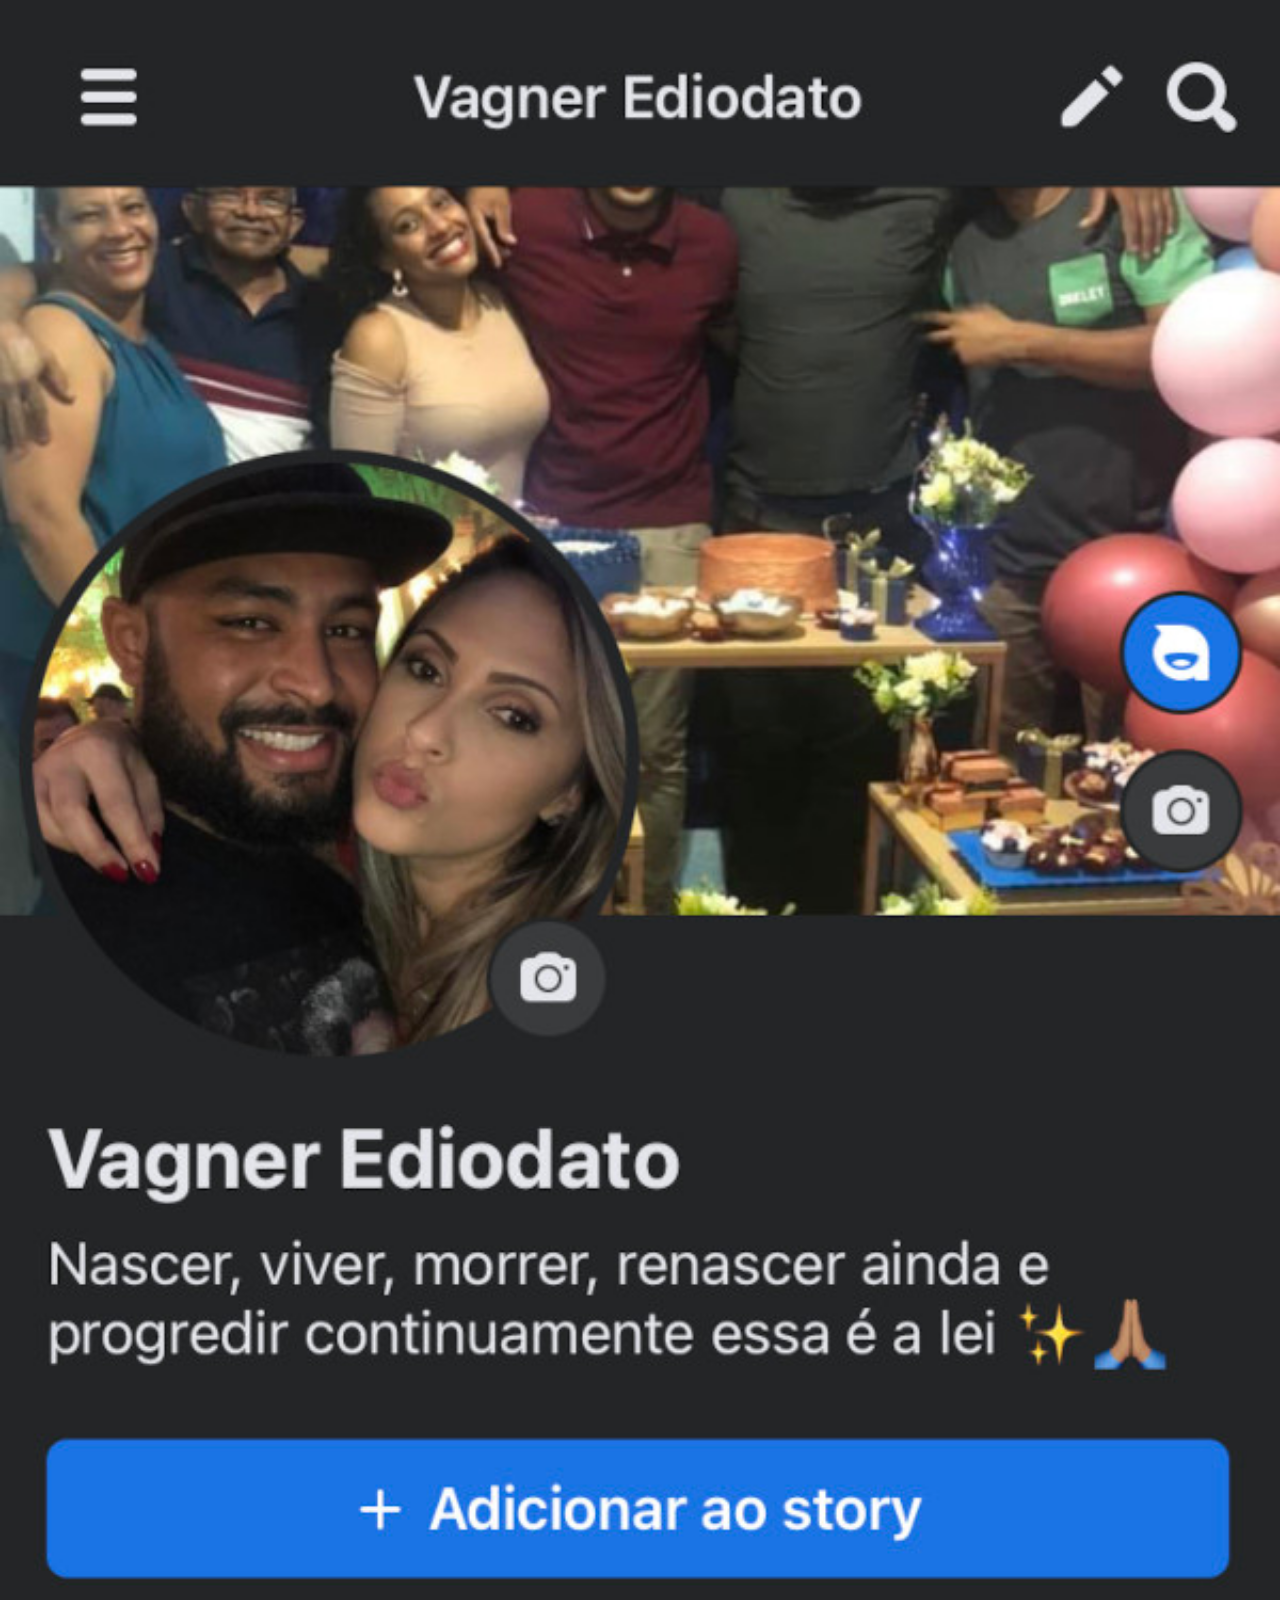
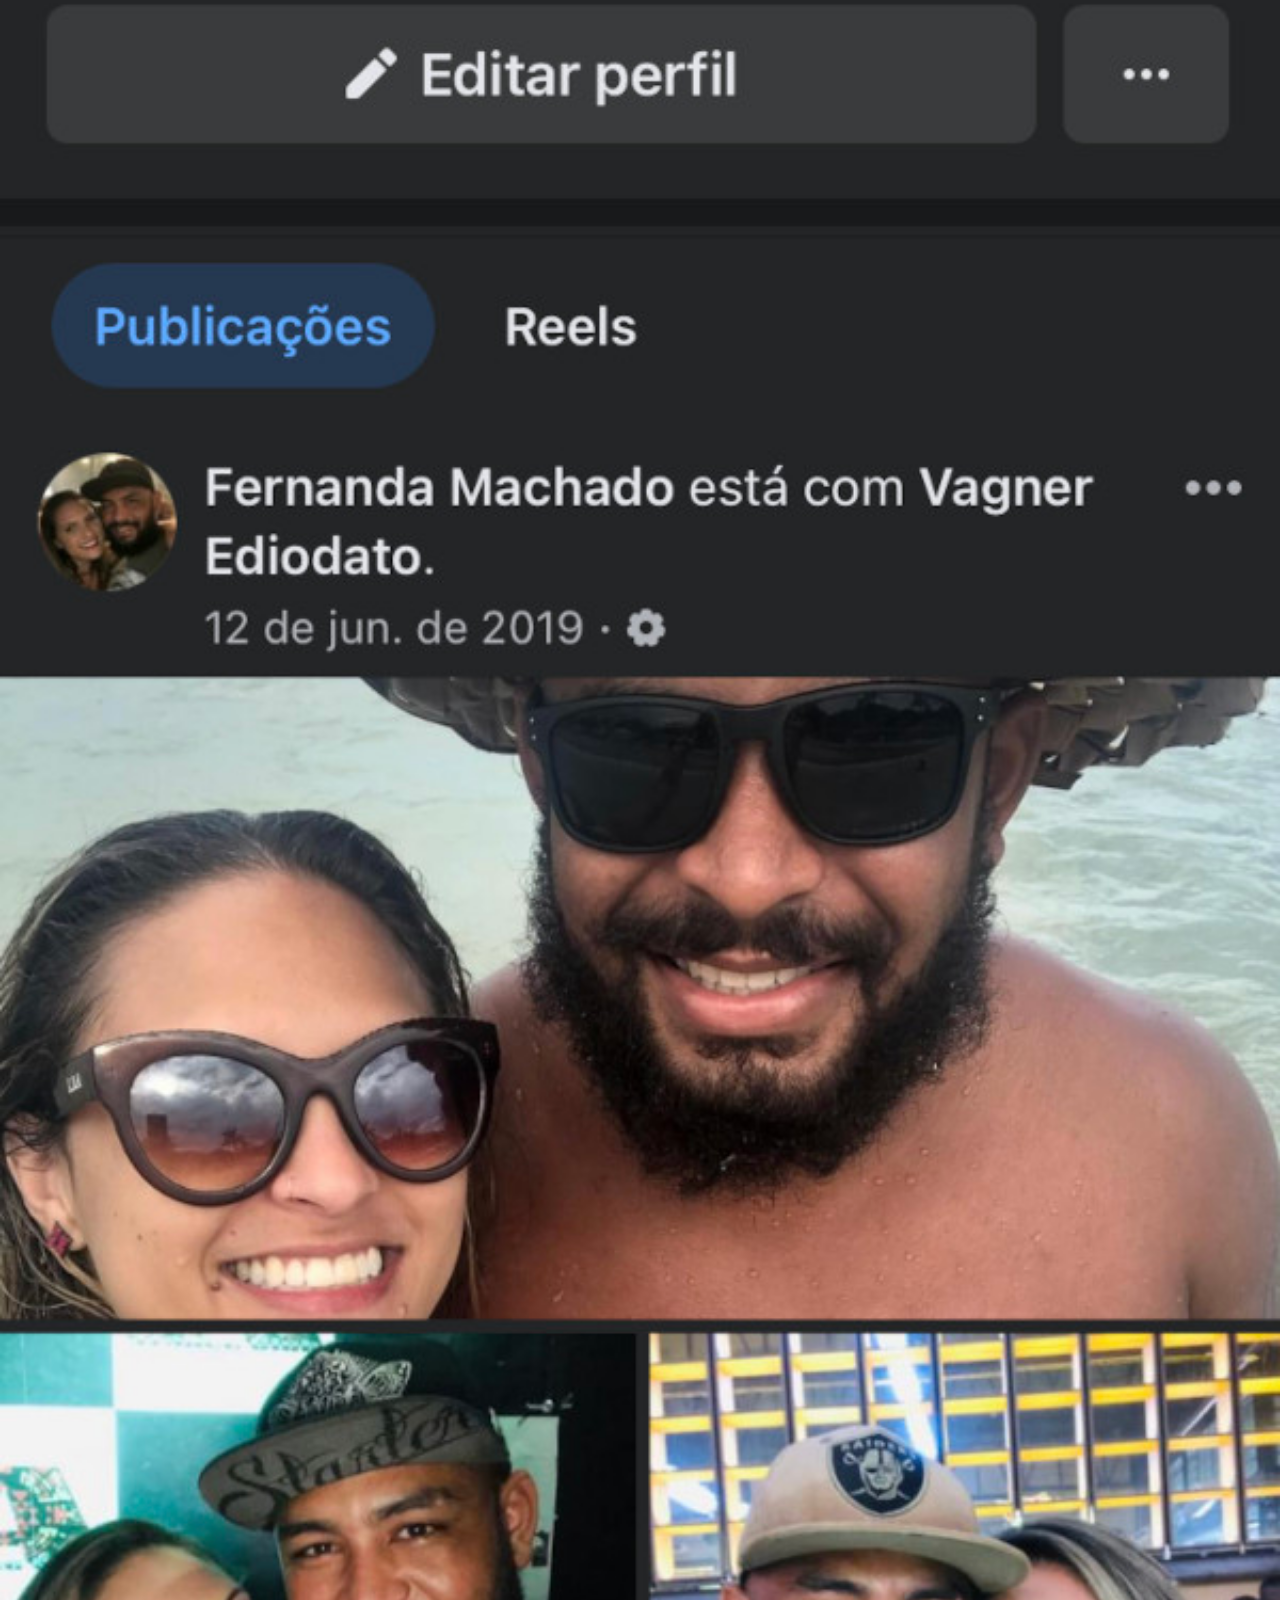
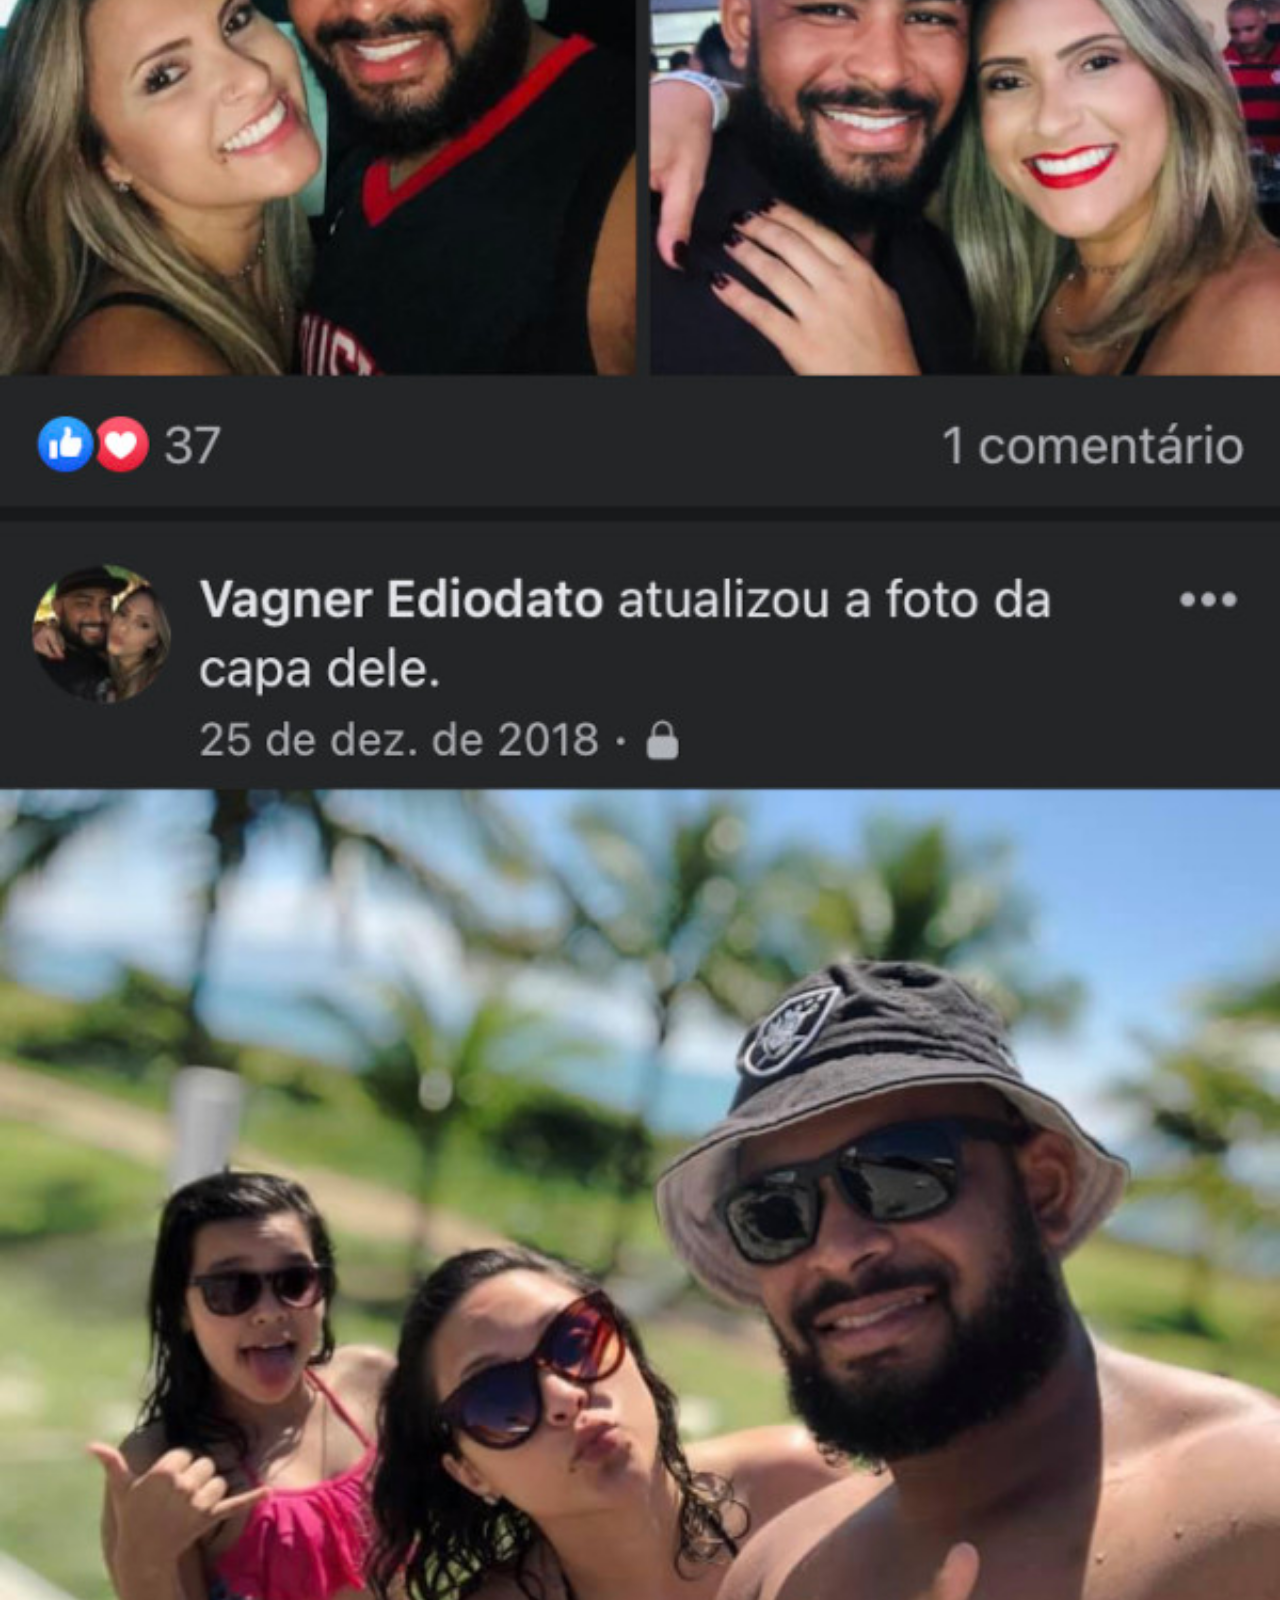
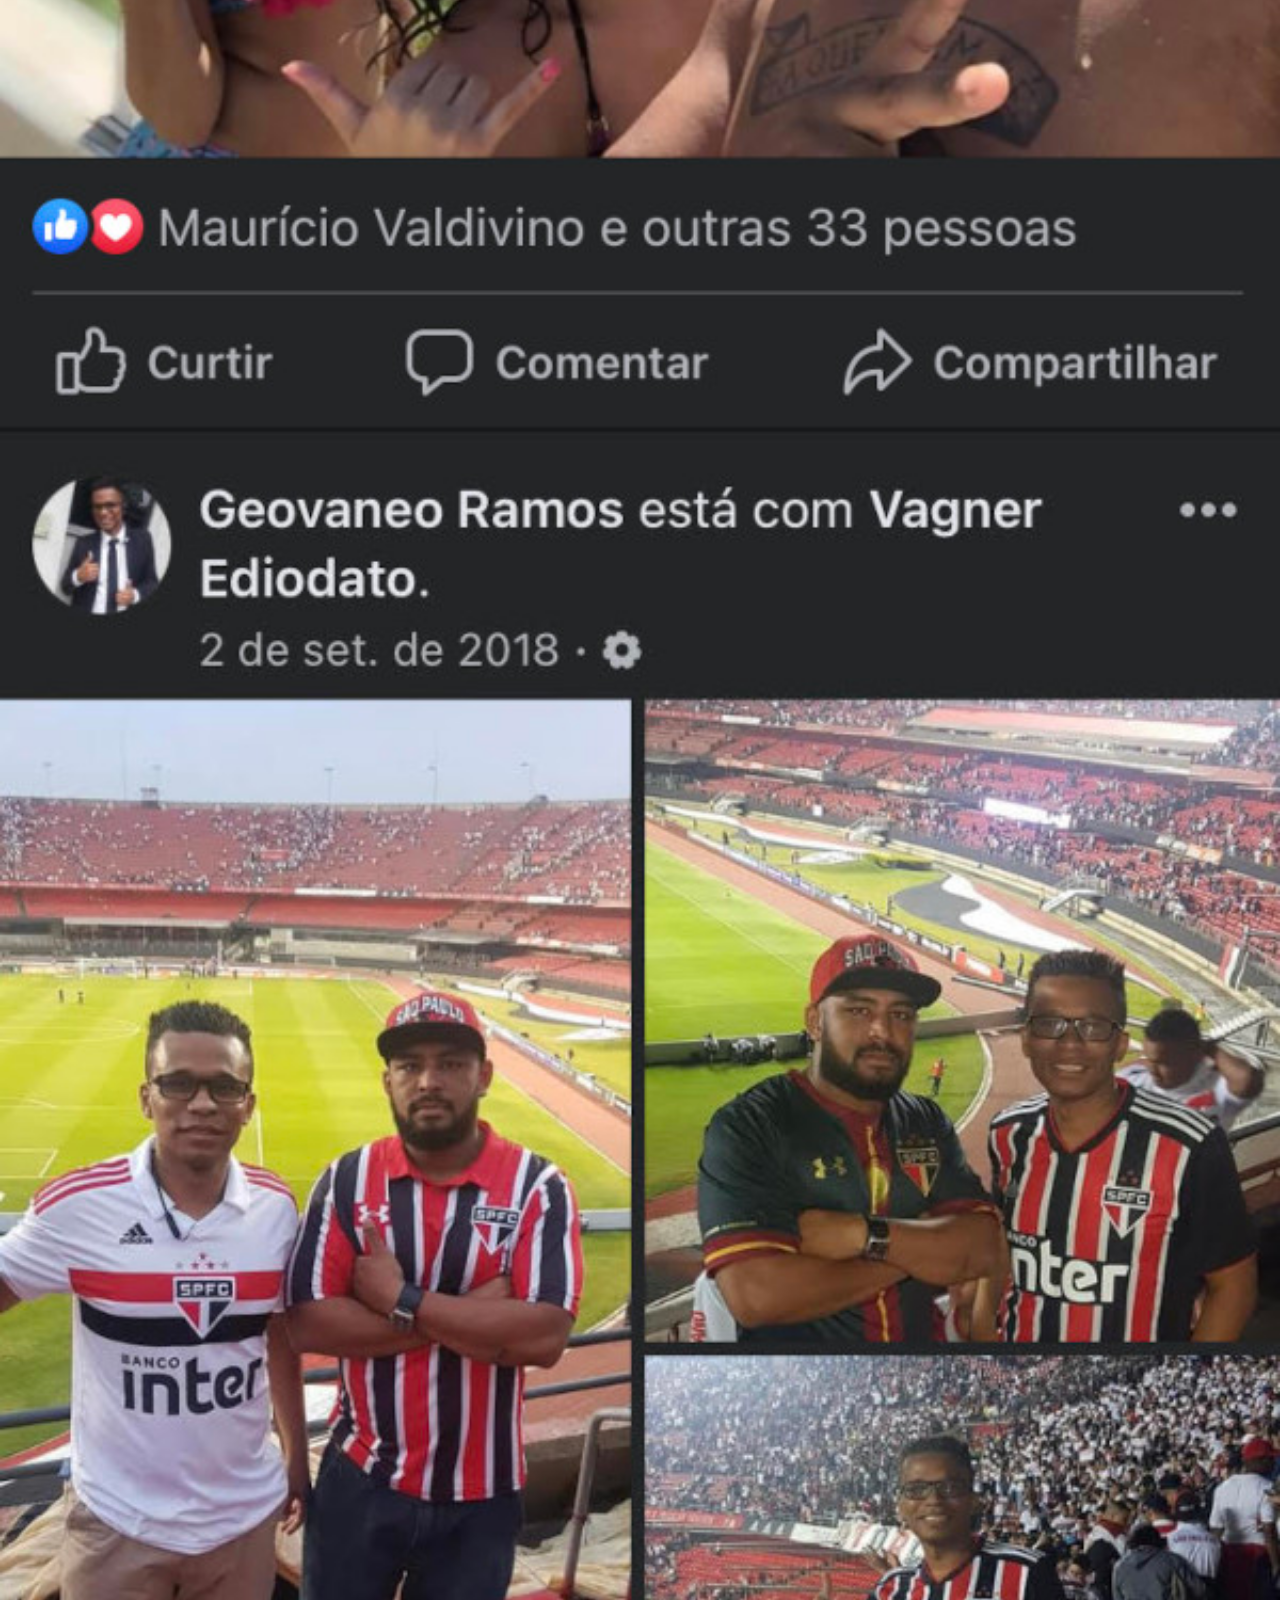
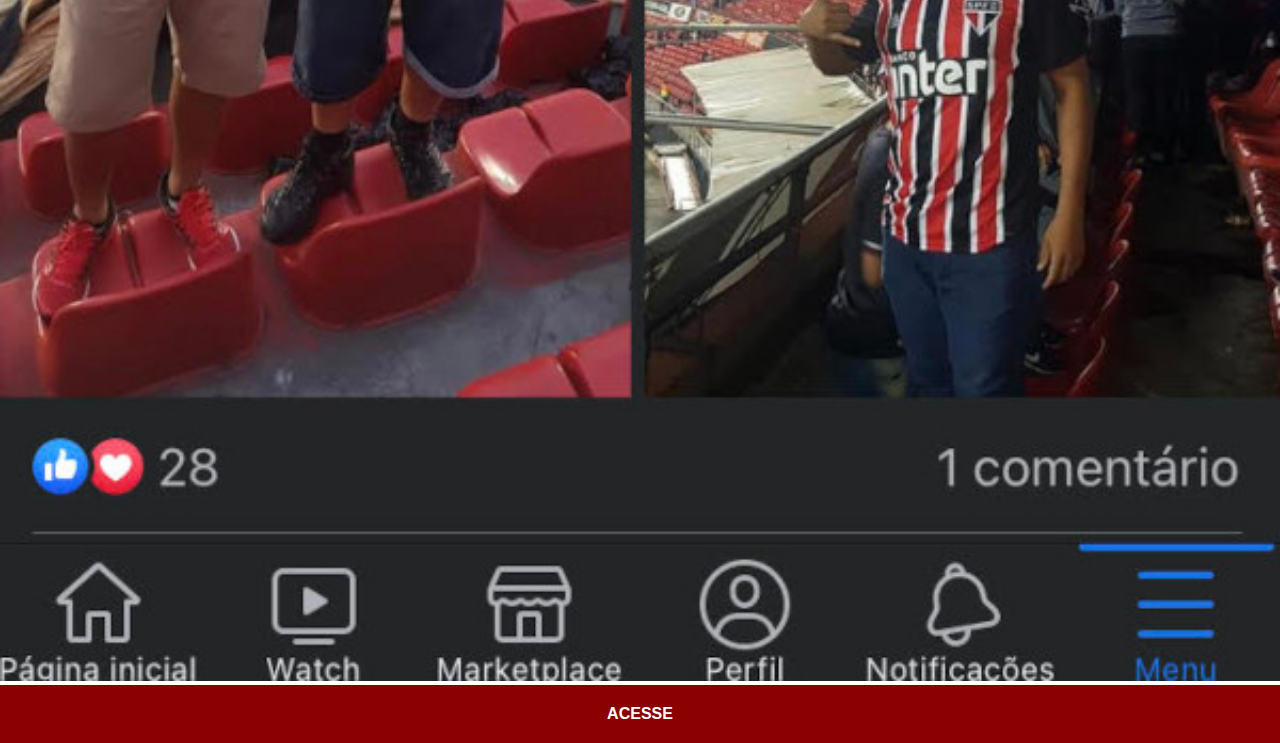
<file: facebook.html>
<!DOCTYPE html>
<html lang="pt-br">
  <head>
    <meta charset="UTF-8" />
    <meta http-equiv="X-UA-Compatible" content="IE=edge" />
    <meta name="viewport" content="width=device-width, initial-scale=1.0" />
    <title>Facebook</title>
    <link rel="stylesheet" href="estilos/social.css" />
  </head>
  <body>
    <img src="imagens/img1.jpg" alt="Facebook" />
    <a href="https://www.facebook.com/koggiro.vagner" target="_blank">ACESSE</a>
  </body>
</html>
</file>
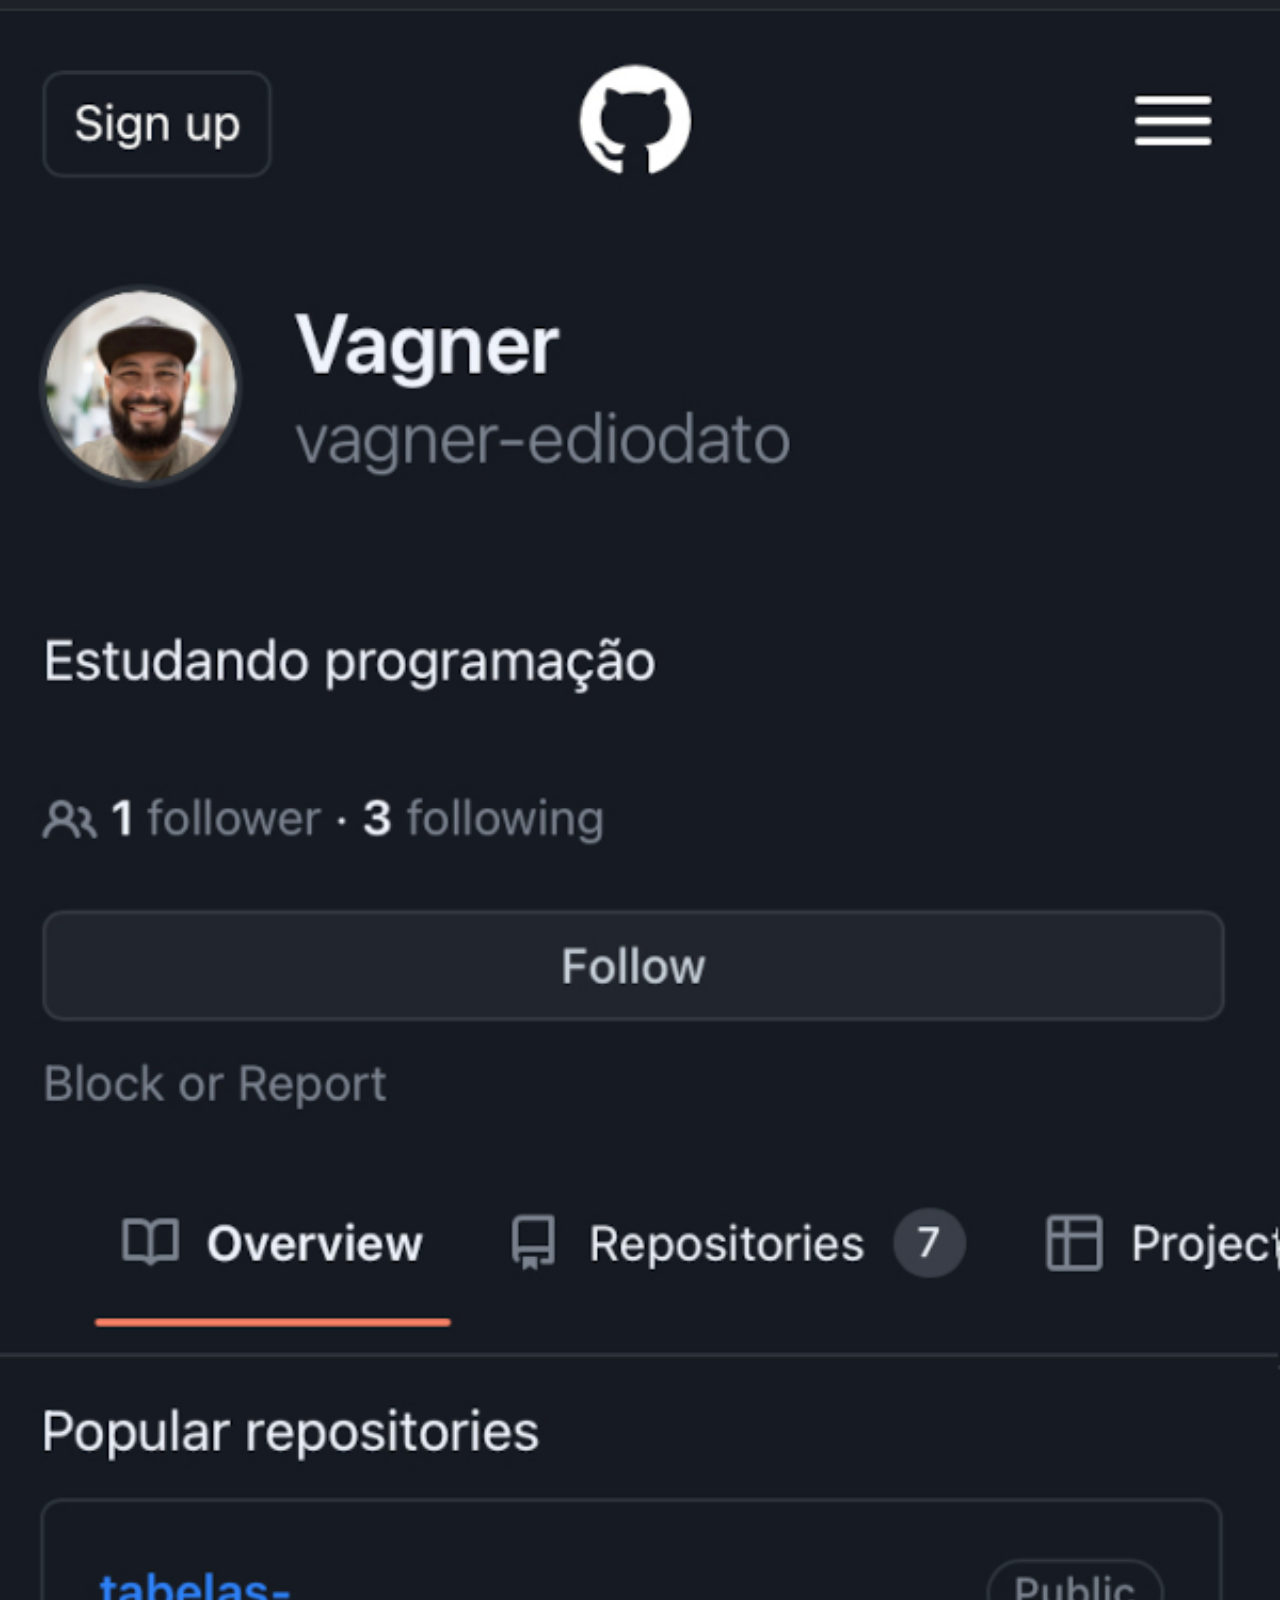
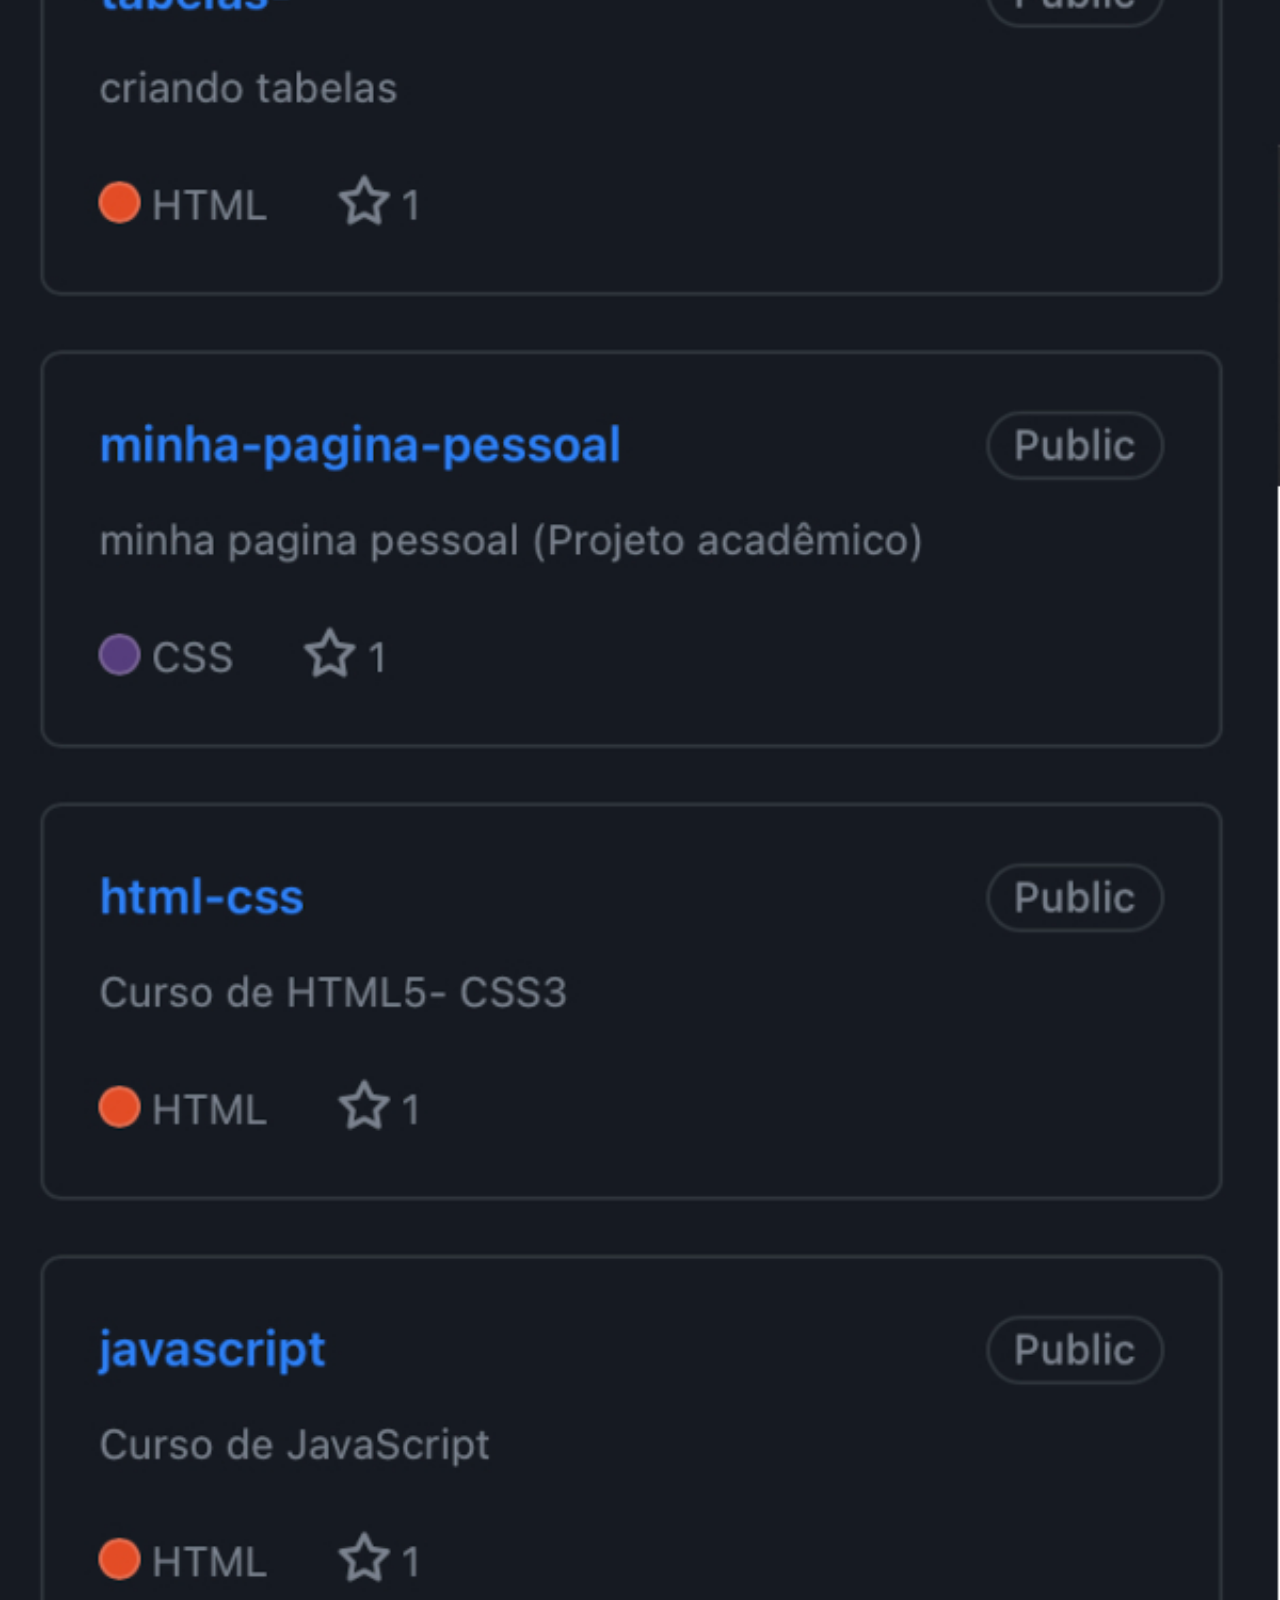
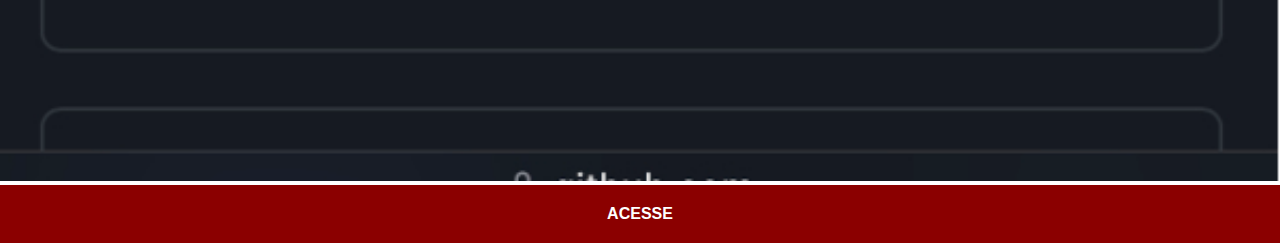
<file: github.html>
<!DOCTYPE html>
<html lang="pt-br">
  <head>
    <meta charset="UTF-8" />
    <meta http-equiv="X-UA-Compatible" content="IE=edge" />
    <meta name="viewport" content="width=device-width, initial-scale=1.0" />
    <title>GitHub</title>
    <link rel="stylesheet" href="estilos/social.css" />
  </head>
  <body>
    <img src="imagens/vgr-github.jpg" alt="GitHub" />
    <a href="https://github.com/vagner-ediodato" target="_blank">ACESSE</a>
  </body>
</html>
</file>
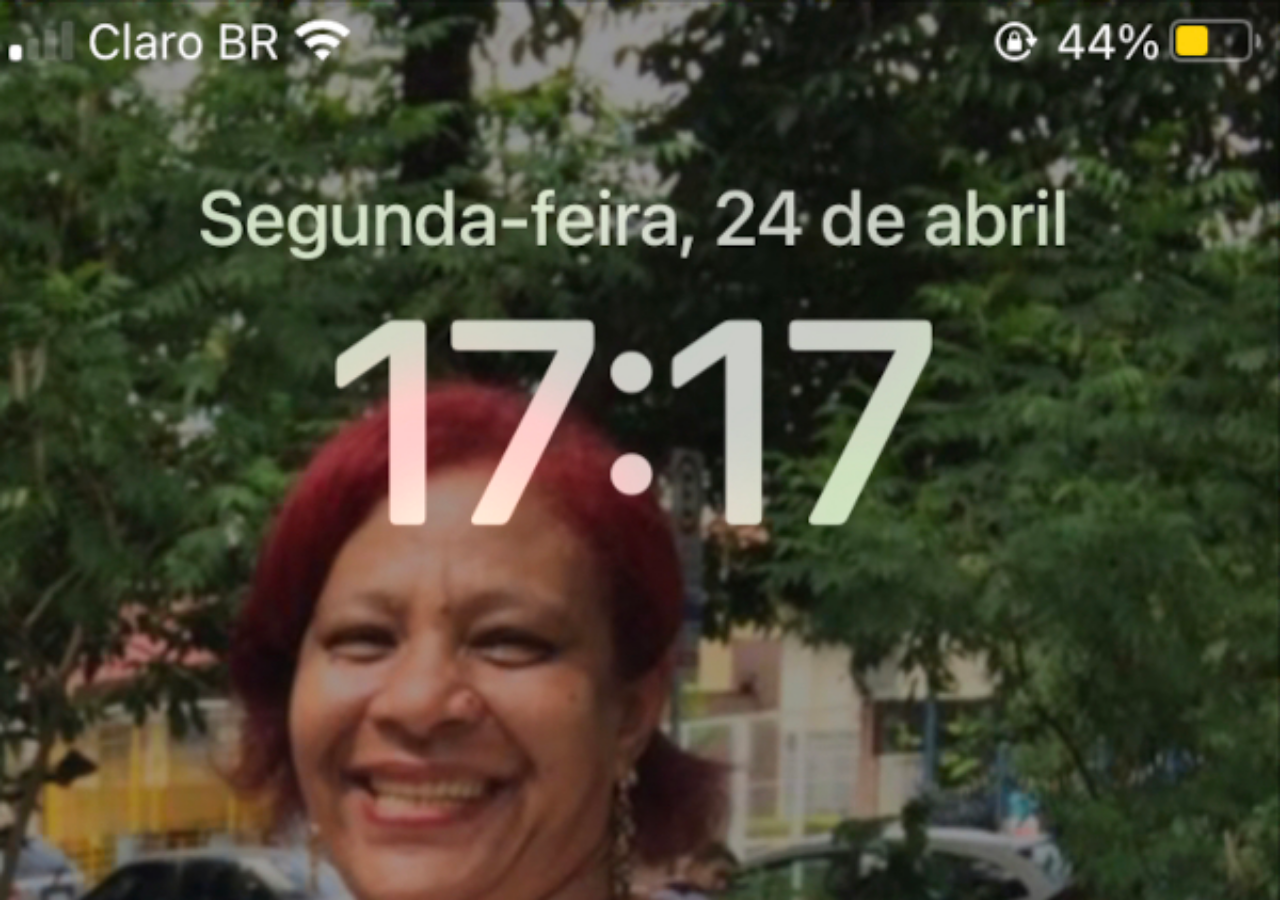
<file: home.html>
<!DOCTYPE html>
<html lang="pt-br">
  <head>
    <meta charset="UTF-8" />
    <meta http-equiv="X-UA-Compatible" content="IE=edge" />
    <meta name="viewport" content="width=device-width, initial-scale=1.0" />
    <title>Home</title>
  </head>
  <style>
    * {
      margin: 0px;
      padding: 0px;
    }
    body {
      width: 100vw;
      height: 100vh;
      background: black url("imagens/mãe-home.jpg") no-repeat top center;
      background-size: cover;
    }
  </style>
  <body></body>
</html>
</file>
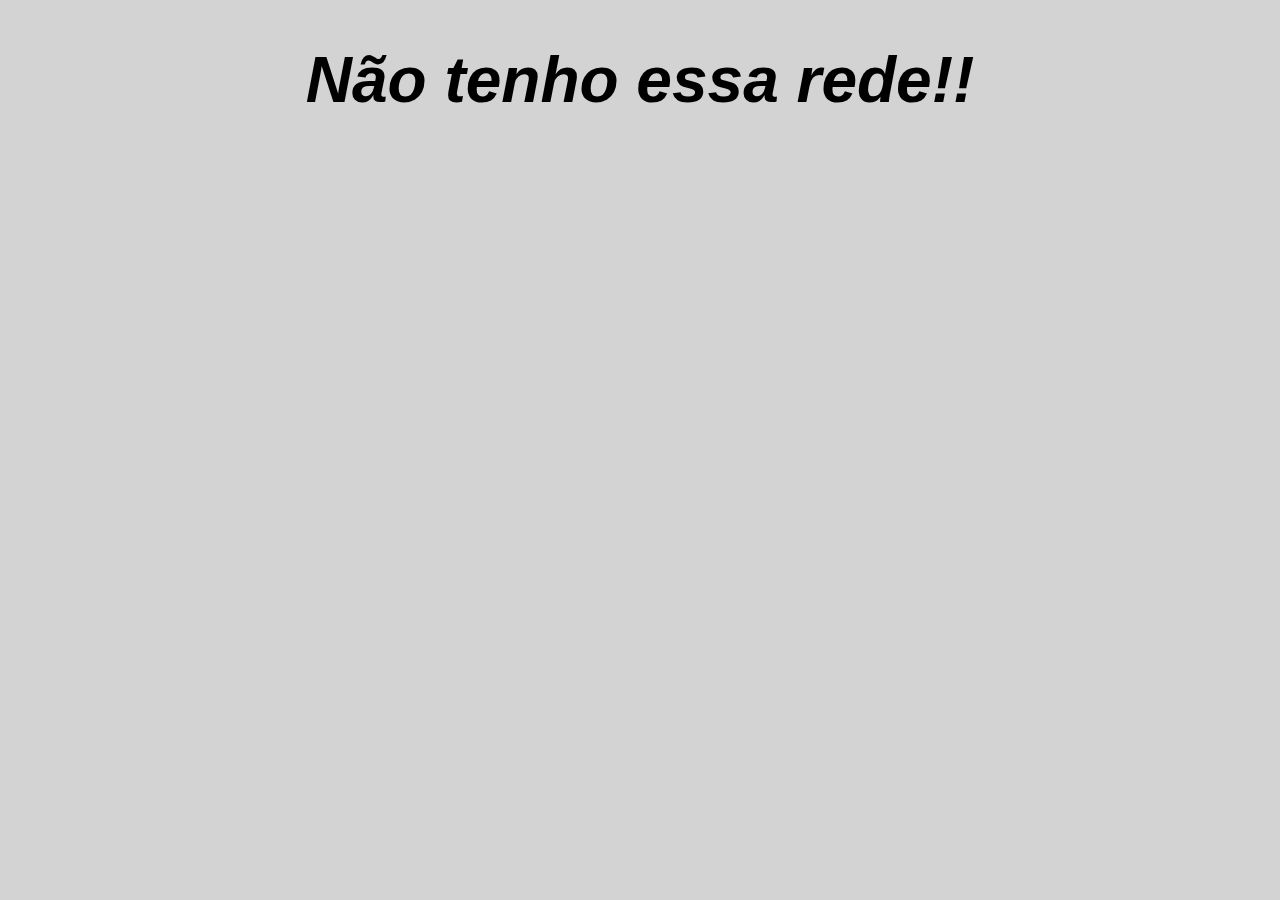
<file: instagram.html>
<!DOCTYPE html>
<html lang="pt-br">
  <head>
    <meta charset="UTF-8" />
    <meta http-equiv="X-UA-Compatible" content="IE=edge" />
    <meta name="viewport" content="width=device-width, initial-scale=1.0" />
    <title>Instagram</title>
    <style>
      body {
        background-color: lightgrey;
      }
      h1 {
        font-style: italic;
        font-family: "Franklin Gothic Medium", "Arial Narrow", Arial, sans-serif;
        font-size: 4em;
        text-align: center;
      }
    </style>
  </head>
  <body>
    <a href="https://github.com/vagner-ediodato"></a>
    <h1><strong>Não tenho essa rede!!</strong></h1>
  </body>
</html>
</file>
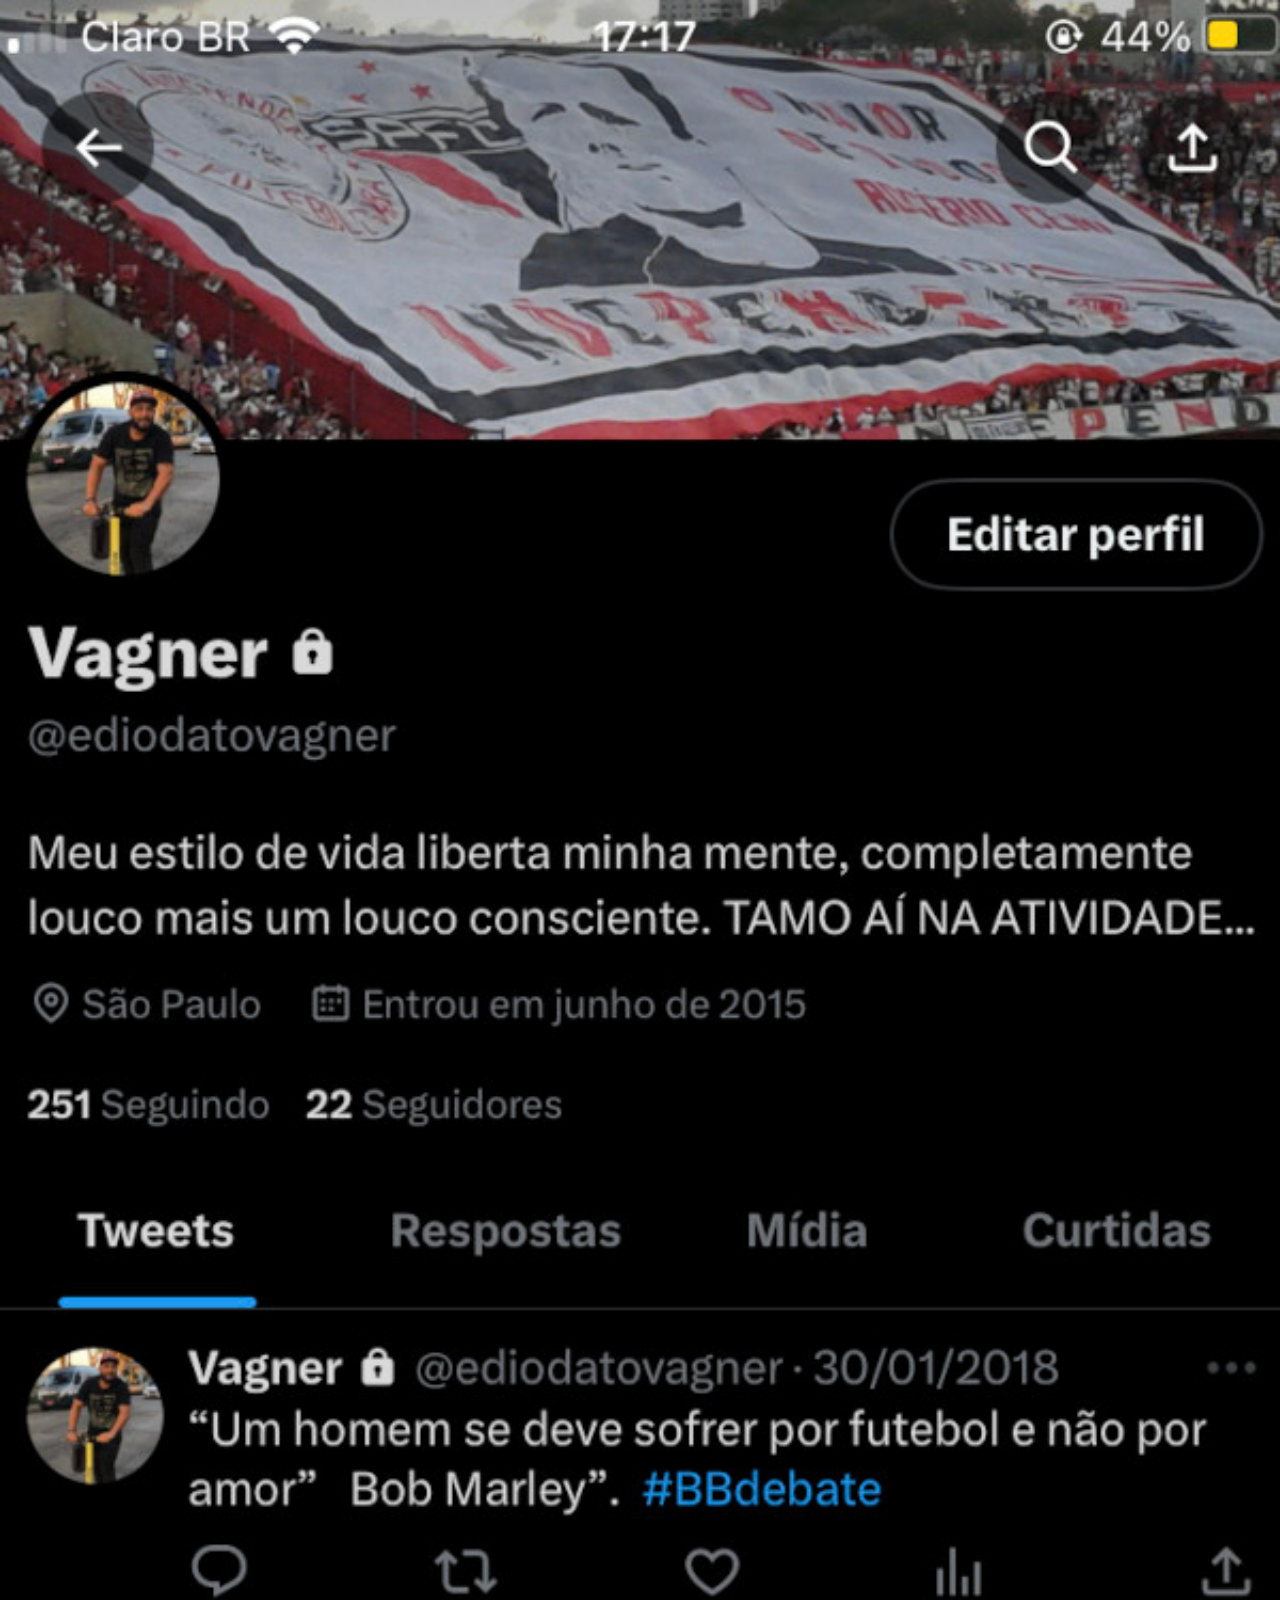
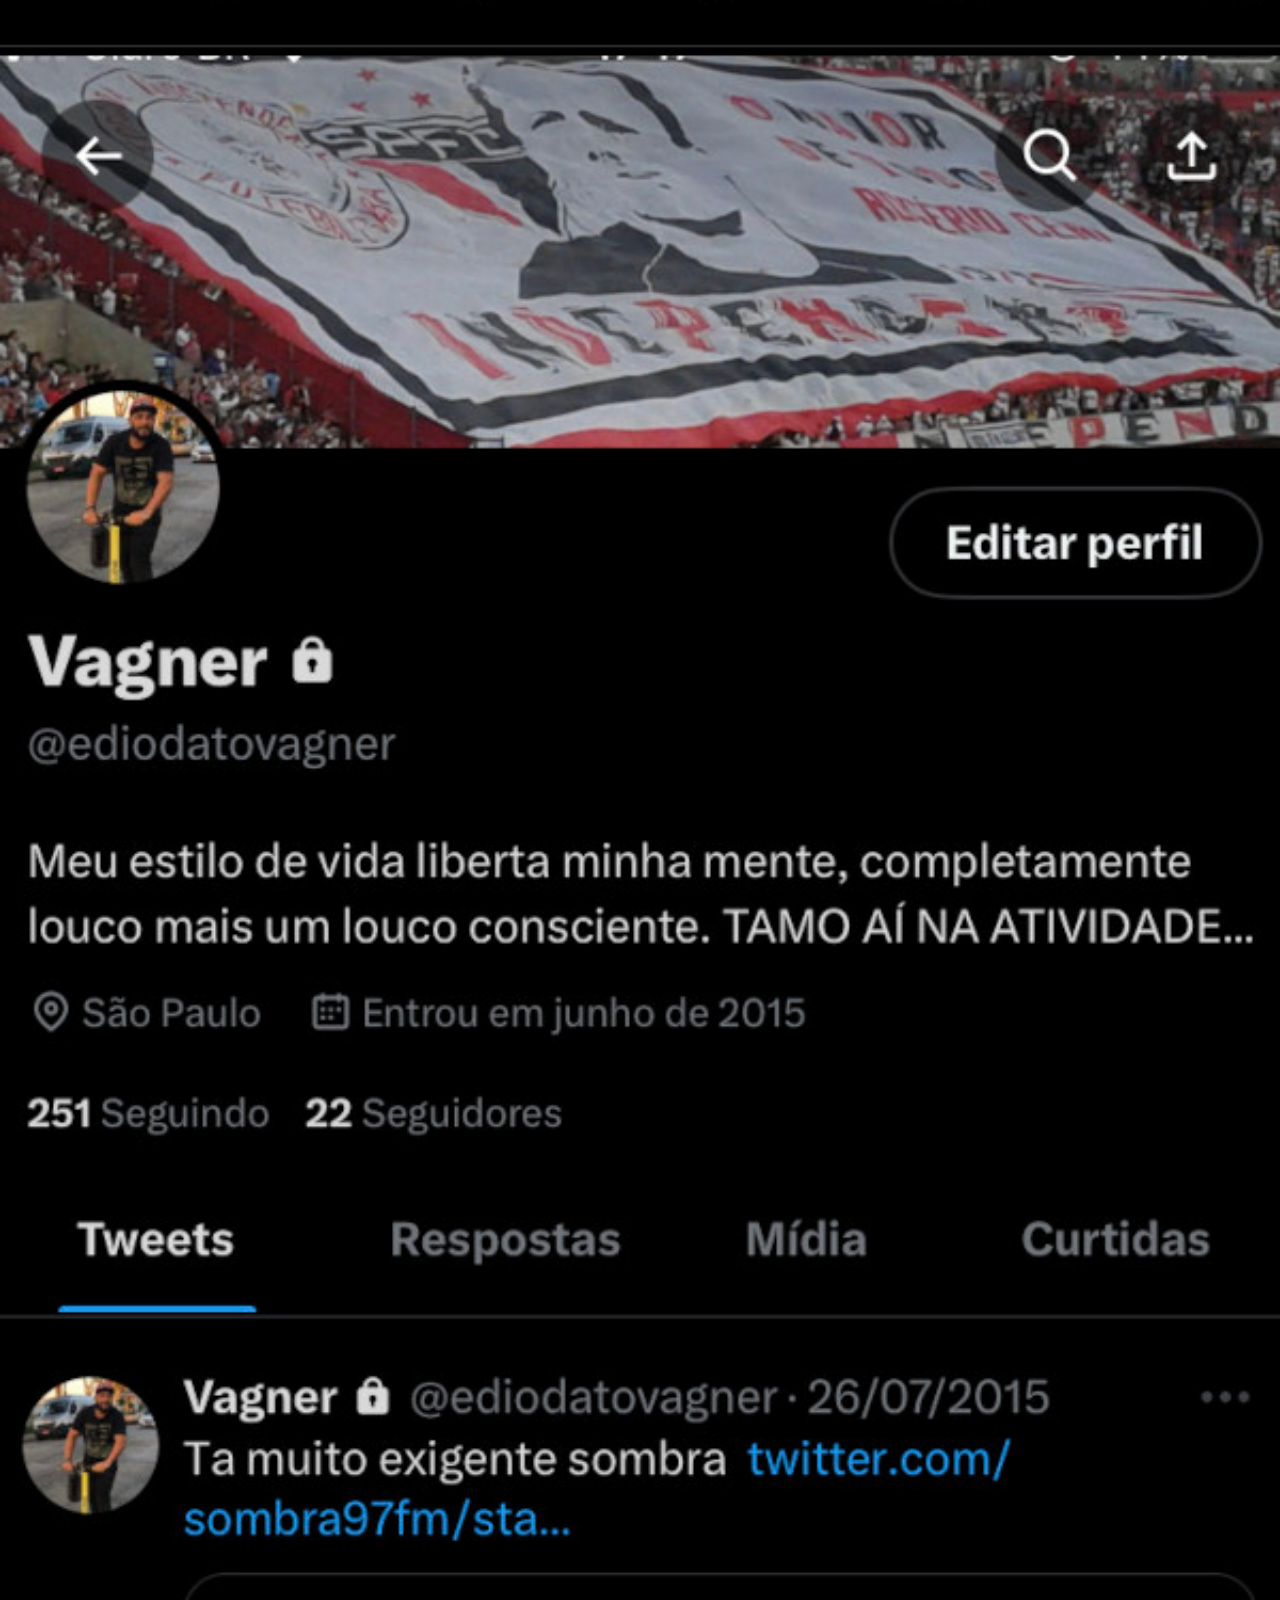
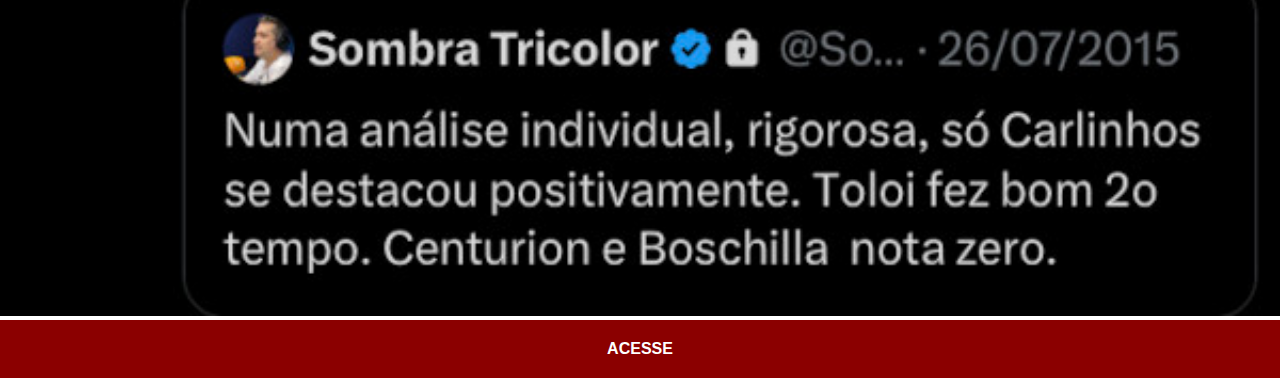
<file: twitter.html>
<!DOCTYPE html>
<html lang="pt-br">
  <head>
    <meta charset="UTF-8" />
    <meta http-equiv="X-UA-Compatible" content="IE=edge" />
    <meta name="viewport" content="width=device-width, initial-scale=1.0" />
    <title>Twiter</title>
    <link rel="stylesheet" href="estilos/social.css" />
  </head>
  <body>
    <img src="imagens/ripa-twitter.jpg" alt="Twitter" />
    <a href="https://twitter.com/ediodatovagner" target="_blank"
      >ACESSE</a
    >
  </body>
</html>
</file>
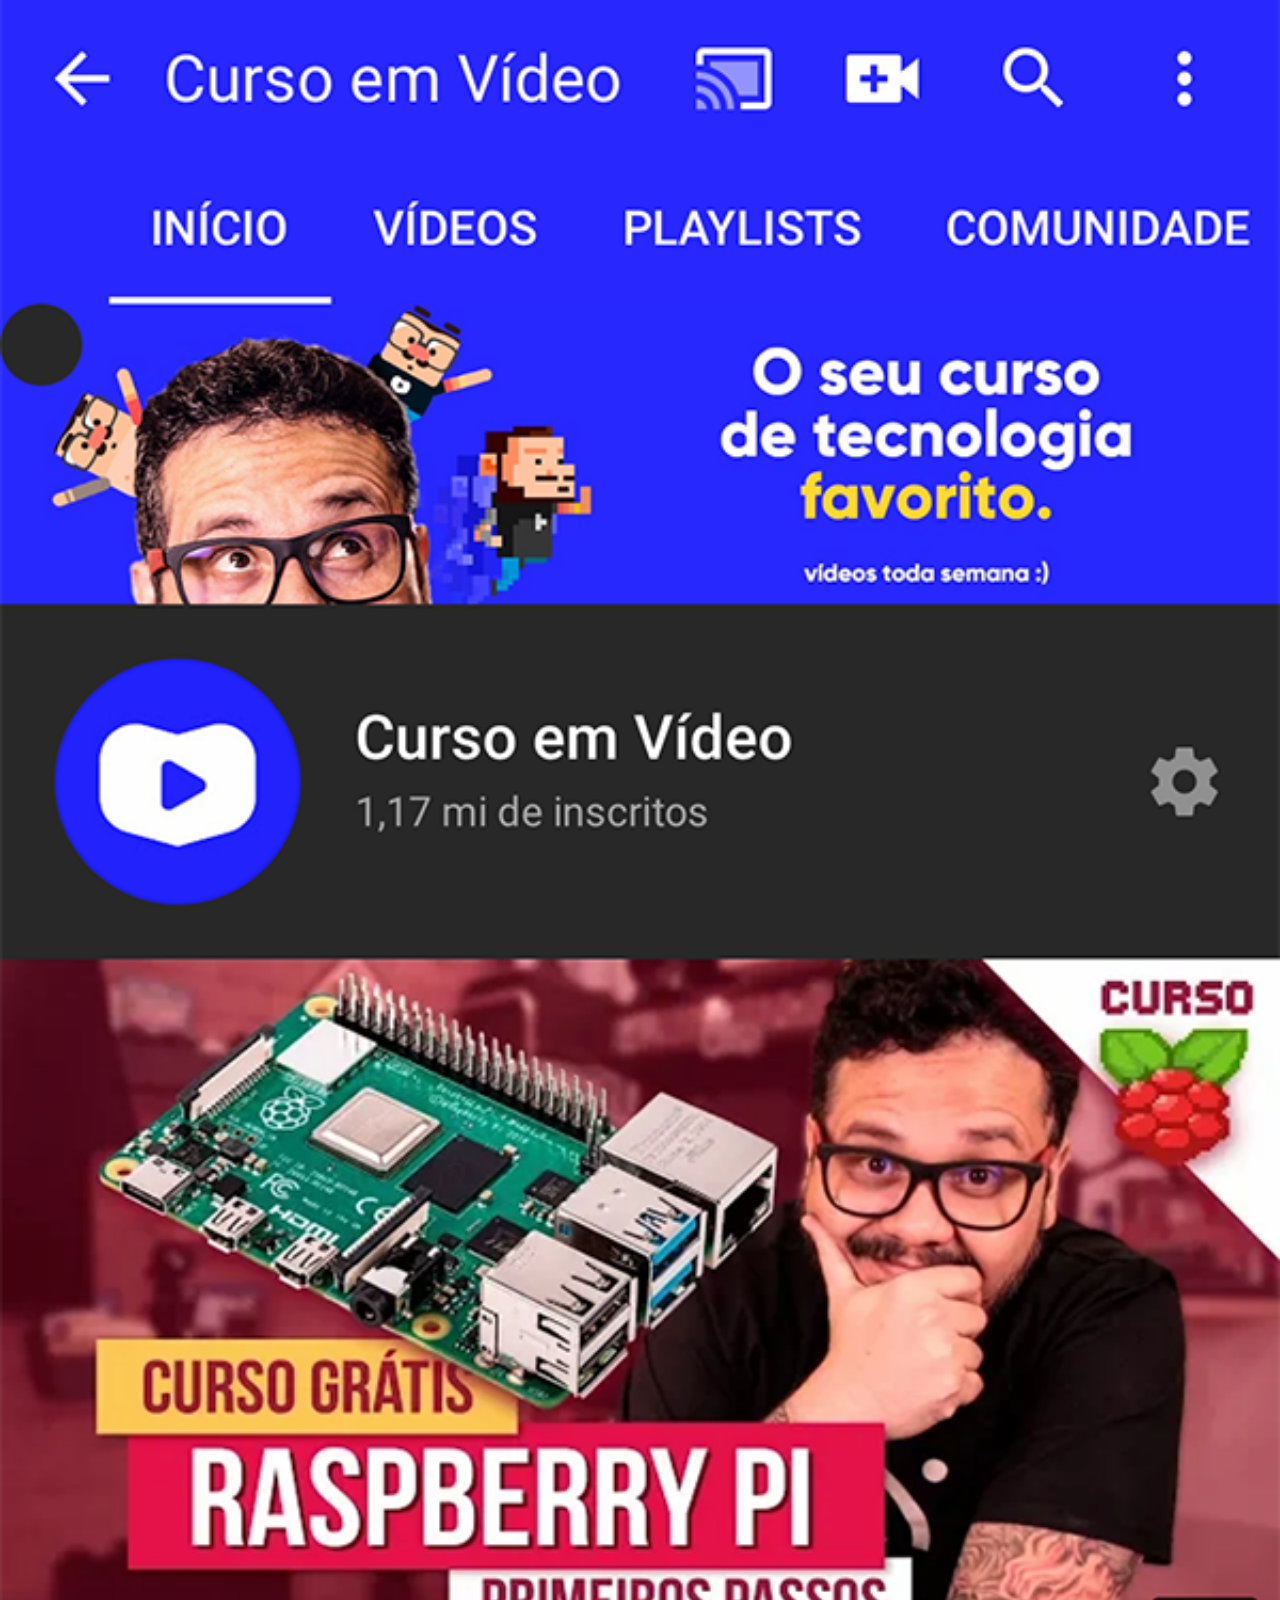
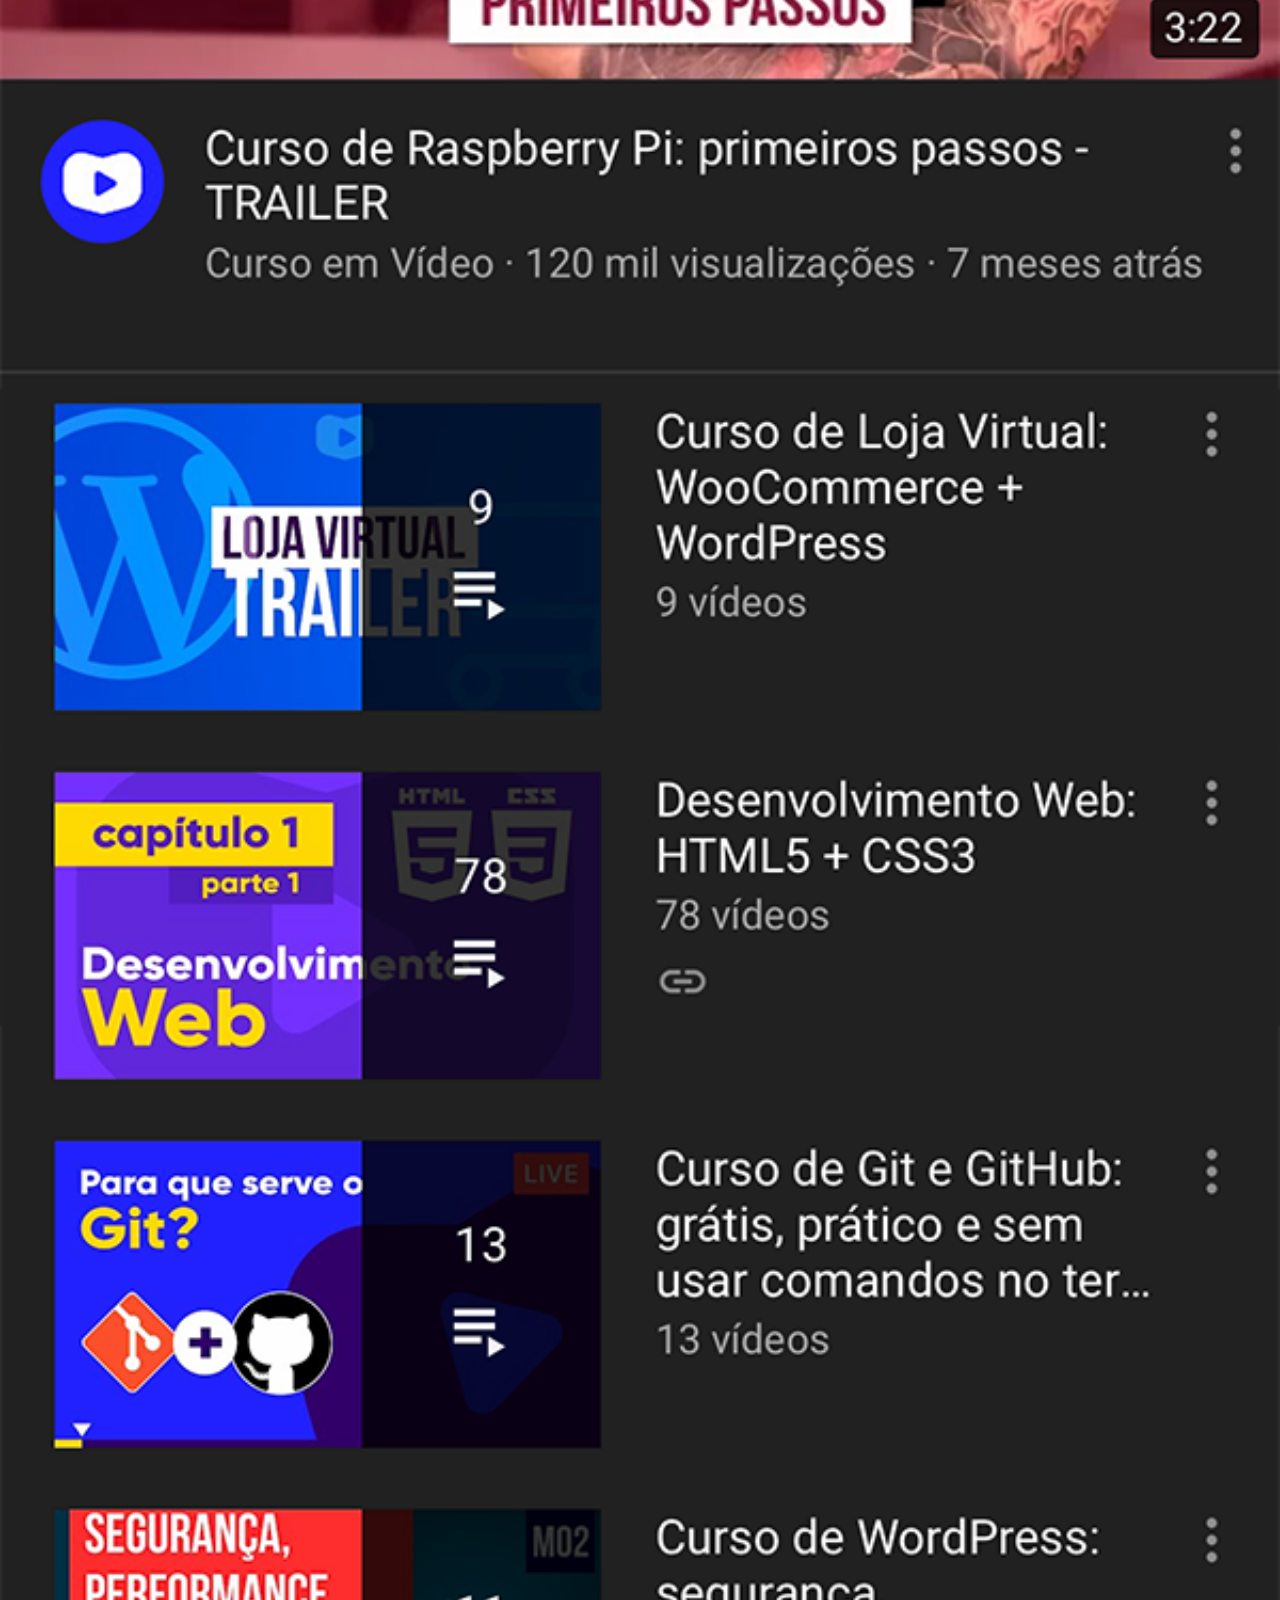
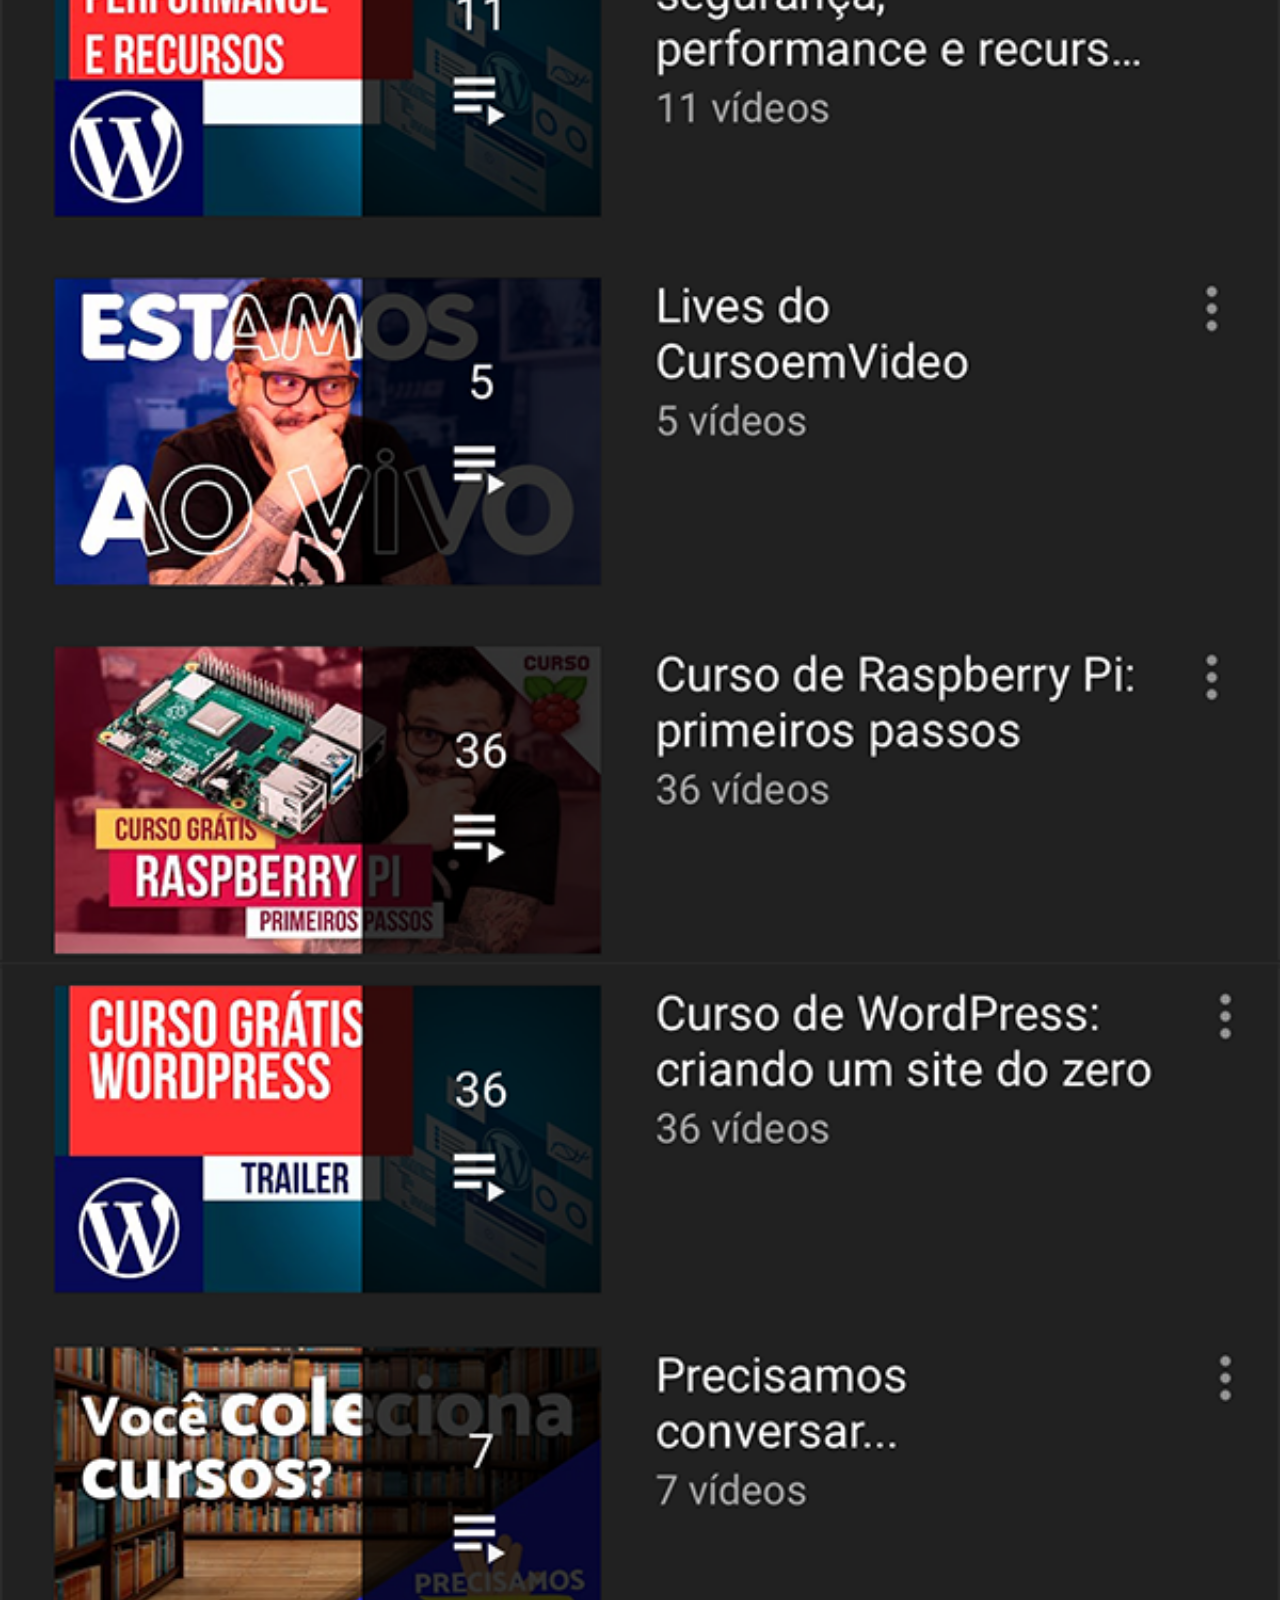
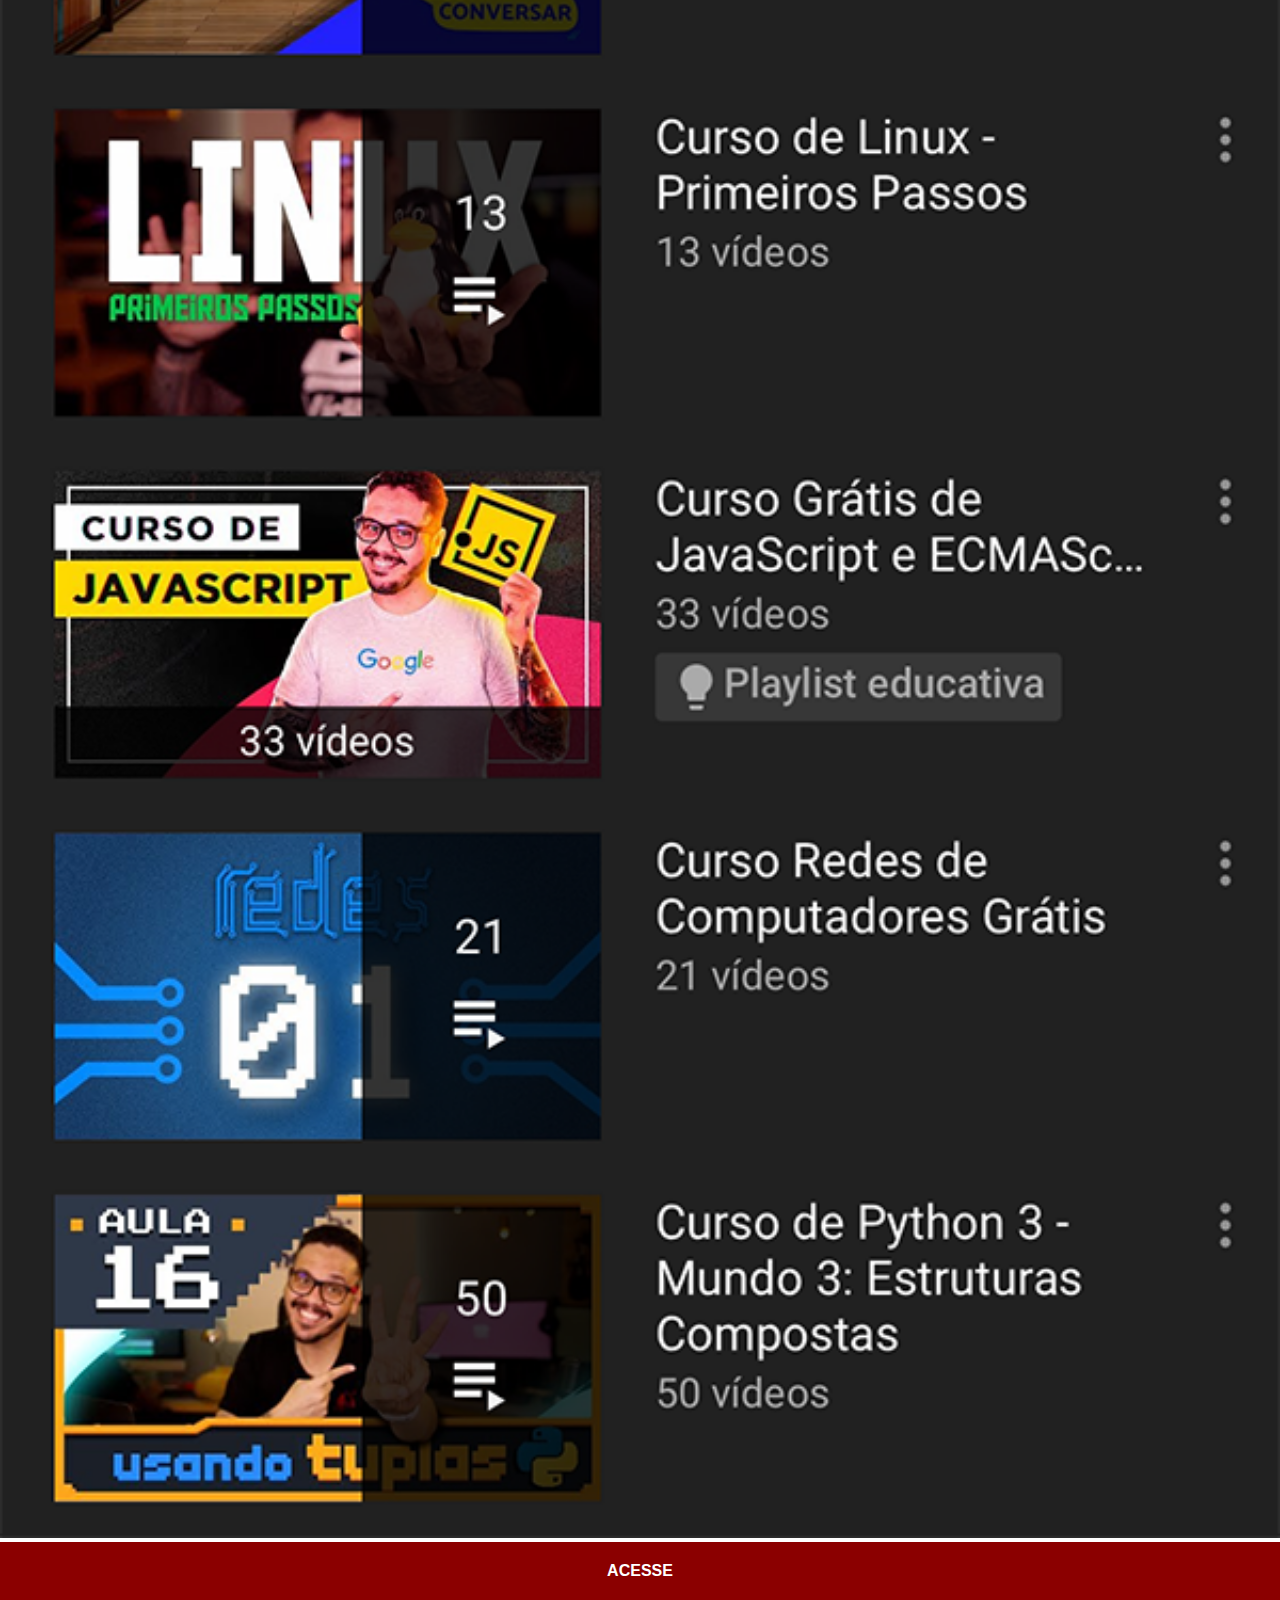
<file: youtube.html>
<!DOCTYPE html>
<html lang="pt-br">
  <head>
    <meta charset="UTF-8" />
    <meta http-equiv="X-UA-Compatible" content="IE=edge" />
    <meta name="viewport" content="width=device-width, initial-scale=1.0" />
    <title>Youtube</title>
    <link rel="stylesheet" href="estilos/social.css" />
  </head>
  <body>
    <img src="imagens/tela-youtube.png" alt="youtube" />
    <a href="https://www.youtube.com/@CursoemVideo/playlists" target="_blank"
      >ACESSE</a
    >
  </body>
</html>
</file>
<file: estilos/social.css>
@charset "UTF-8";

* {
  margin: 0px;
  padding: 0px;
  font-family: Arial, Helvetica, sans-serif;
}
::-webkit-scrollbar {
  width: 0px;
  height: 0px;
}
img {
  width: 100vw;
}
a {
  display: block;
  background-color: darkred;
  color: white;
  padding: 20px;
  text-align: center;
  font-weight: bolder;
  text-decoration: none;
}
a:hover {
  background-color: red;
}
</file>
